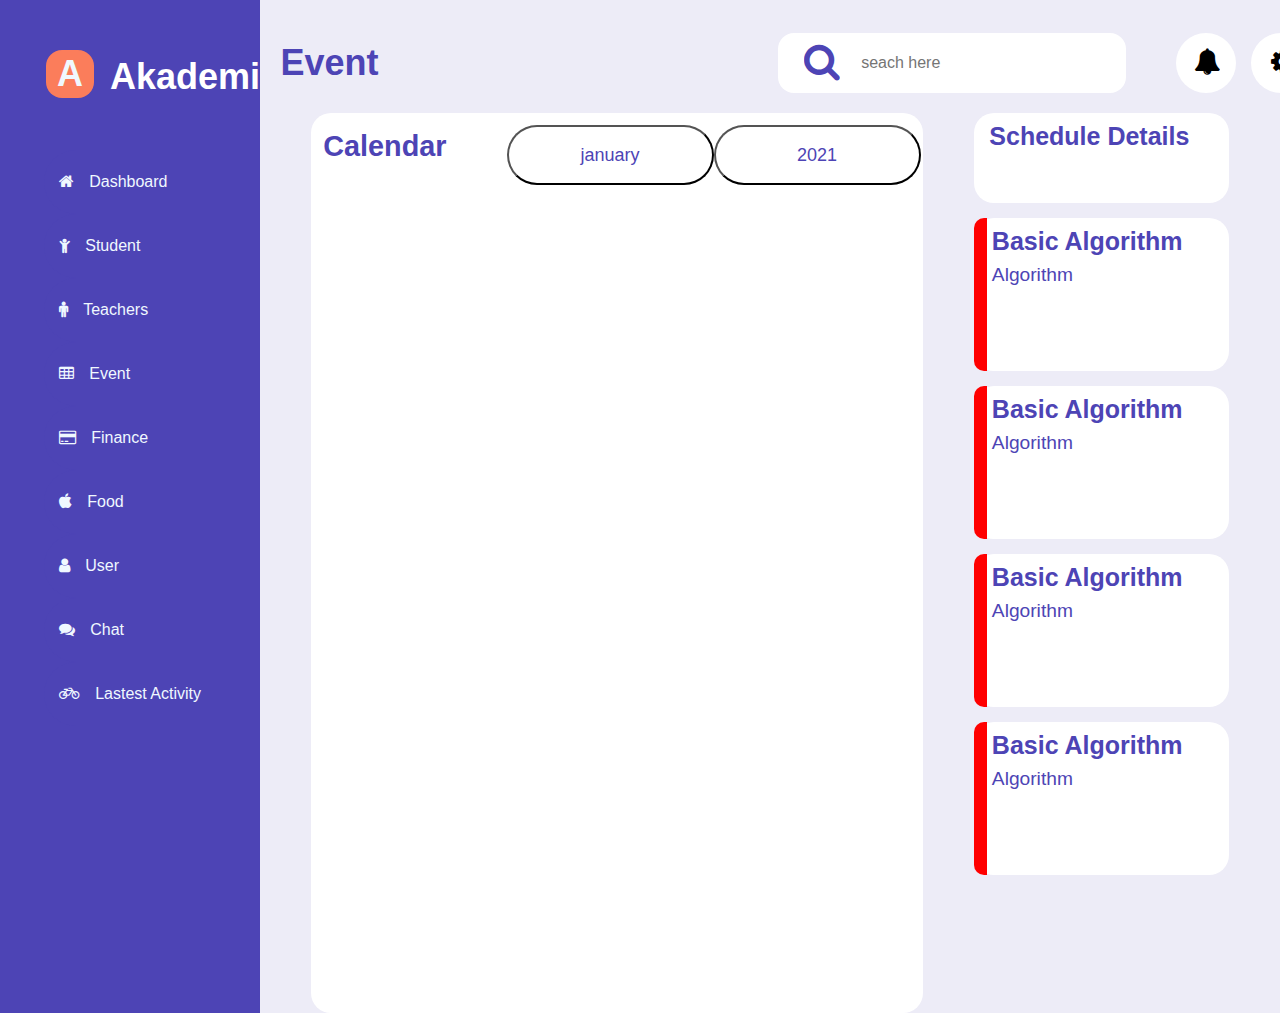
<file: cuoiki/event.html>
<!DOCTYPE html>
<html lang="en">

<head>
    <meta charset="UTF-8">
    <meta name="viewport" content="width=device-width, initial-scale=1.0">
    <link rel="stylesheet" href="finance.css">
    <link rel="stylesheet" href="https://cdnjs.cloudflare.com/ajax/libs/font-awesome/4.7.0/css/font-awesome.min.css">
    <title>akademi-school</title>
</head>

<body>
    <div class="container">
        <div class="leftmenu" style="background-color: #4D44B5;">
            <div class="logo">
                <b class="A">A</b>
                <b class="Ak">Akademi</b>
            </div>
            <div class="list" style="background-color: #4D44B5;">
                <div class="listoption">
                    <a class="page1" href="index.html">
                        <button class="Dashboard">
                            <div class="home"><i class="fa fa-home"></i></div>
                            <p>Dashboard</p>
                        </button>
                    </a>
                    <a href="student.html"><button class="Dashboard">
                            <div class="home"><i class="fa fa-child"></i></div>
                            <p>Student</p>
                        </button>
                    </a>
                    <a href="teacher.html"><button class="Dashboard">
                            <div class="home"><i class="fa fa-male"></i></div>
                            <p>Teachers</p>
                        </button>
                        <a href="event.html"><button class="Dashboard">
                                <div class="home"><i class="fa fa-table"></i></div>
                                <p>Event</p>

                            </button>
                        </a>
                        <a href="fince.html">
                            <button class="Dashboard">
                                <div class="home"><i class="fa fa-credit-card"></i></div>
                                <p>Finance</p>

                            </button>
                        </a>

                        <button class="Dashboard">
                            <div class="home"><i class="fa fa-apple"></i></div>
                            <p>Food</p>

                        </button>
                        <button class="Dashboard">
                            <div class="home"><i class="fa fa-user"></i></div>
                            <p>User</p>

                        </button>
                        <button class="Dashboard">
                            <div class="home"><i class="fa fa-comments"></i></div>
                            <p>Chat</p>

                        </button>
                        <button class="Dashboard">
                            <div class="home"><i class="fa fa-bicycle"></i></div>
                            <p>Lastest Activity</p>

                        </button>
                        <div class="credit">
                            <b class="aftercredit">Akademi - school Admission Dashboard</b>
                            <p>Made with <i class="fa fa-heart"></i> by Phan Tuan <i class="fas fa-smile-wink"></i></p>
                        </div>
                </div>
            </div>
        </div>
        <div class="container-content" style="display: flex; flex-direction: column;">
            <div class="content">
                <div style="display: flex; margin-left: 2%; align-items: center; margin-top: 3.2%;">
                    <div>
                        <h1 style="font-size: 36px;font: sans-serif;">Event</h1>
                    </div>
                    <div style="display: flex;width: 350px;height: 60px; background-color: #FFFFFF;border-radius: 16px; align-items: center; gap: 30px; margin-left: 40%;">
                        <i class="fa fa-search" style="transform: scale(2);margin-left: 10%;"></i>
                        <input type="text"
                            style="width: 300px; border-radius: 0px 40px 40px 0px; height: 60px; font-size: 16px; border: 0;"
                            placeholder="seach here">
                    </div>
                    <div class="inforuser" style="gap: 15px;">
                        <button
                            style="height: 60px;width: 60px;border: hidden; background-color: #FFFFFF;border-radius: 50px;"><i
                                class="fa fa-bell o" style="transform: scale(2);"></i>
                        </button>
                        <button
                            style="height: 60px;width: 60px;border: hidden; background-color: #FFFFFF;border-radius: 50px;"><i
                                class=" fa fa-cog" style="transform: scale(2);"></i>
                        </button>
                        <div>
                            <b>Nabita</b>
                            <p>admin</p>
                        </div>
                        <img src="Placeholder.png" alt="">
                    </div>
                </div>
                <div class="content-main" style="margin-top: 2%;">
                    <div style="width: 60%;margin-left: 5%;background-color: #FFFFFF;border-radius: 20px;">
                        <div style="display: flex; margin-top: 2%;margin-left: 2%;">
                        <h2 >Calendar</h2>
                        <button class="calendar-btn" style="margin-left: 10%;">january</button>
                        <button  class="calendar-btn">2021</button>
                        </div>
                    </div>
                    <div class="Schedule Details" style="margin-left: 5%; margin-right:5% ; width: 25%; height: 100vh; display: flex; gap:15px; flex-direction: column; margin-left: 5%;">
                        <div style="height: 10%;background-color: #FFFFFF; border-radius: 20px;">
                            <h1 style="font-size: 25px; margin-left: 6%; margin-top: 2%;">Schedule Details</h1>
                        </div>
                        <div style="height: 17%; border-radius: 20px; display: flex; background-color: #FFFFFF;">
                            <div style="height: 100%; border-radius: 10px 0px 0px 10px; width: 5%;background-color: red;"></div>
                            <div style="margin-left: 2%; margin-top: 2%;">
                                <h1 style="font-size: 25px;">Basic Algorithm</h1>
                                <p>Algorithm</p>
                            </div>
                            <div>

                            </div>
                        </div>
                        <div style="height: 17%; border-radius: 20px; display: flex; background-color: #FFFFFF;">
                            <div style="height: 100%; border-radius: 10px 0px 0px 10px; width: 5%;background-color: red;"></div>
                            <div style="margin-left: 2%; margin-top: 2%;">
                                <h1 style="font-size: 25px;">Basic Algorithm</h1>
                                <p>Algorithm</p>
                            </div>
                            <div>

                            </div>
                        </div>
                        <div style="height: 17%; border-radius: 20px; display: flex; background-color: #FFFFFF;">
                            <div style="height: 100%; border-radius: 10px 0px 0px 10px; width: 5%;background-color: red;"></div>
                            <div style="margin-left: 2%; margin-top: 2%;">
                                <h1 style="font-size: 25px;">Basic Algorithm</h1>
                                <p>Algorithm</p>
                            </div>
                            <div>

                            </div>
                        </div>
                        <div style="height: 17%; border-radius: 20px; display: flex; background-color: #FFFFFF;">
                            <div style="height: 100%; border-radius: 10px 0px 0px 10px; width: 5%;background-color: red;"></div>
                            <div style="margin-left: 2%; margin-top: 2%;">
                                <h1 style="font-size: 25px;">Basic Algorithm</h1>
                                <p>Algorithm</p>
                            </div>
                            <div>

                            </div>
                        </div>
                        
                    </div>
                </div>
            </div>
        </div>
    </div>

    <script src="./index.js"></script>
</body>

</html>
</file>
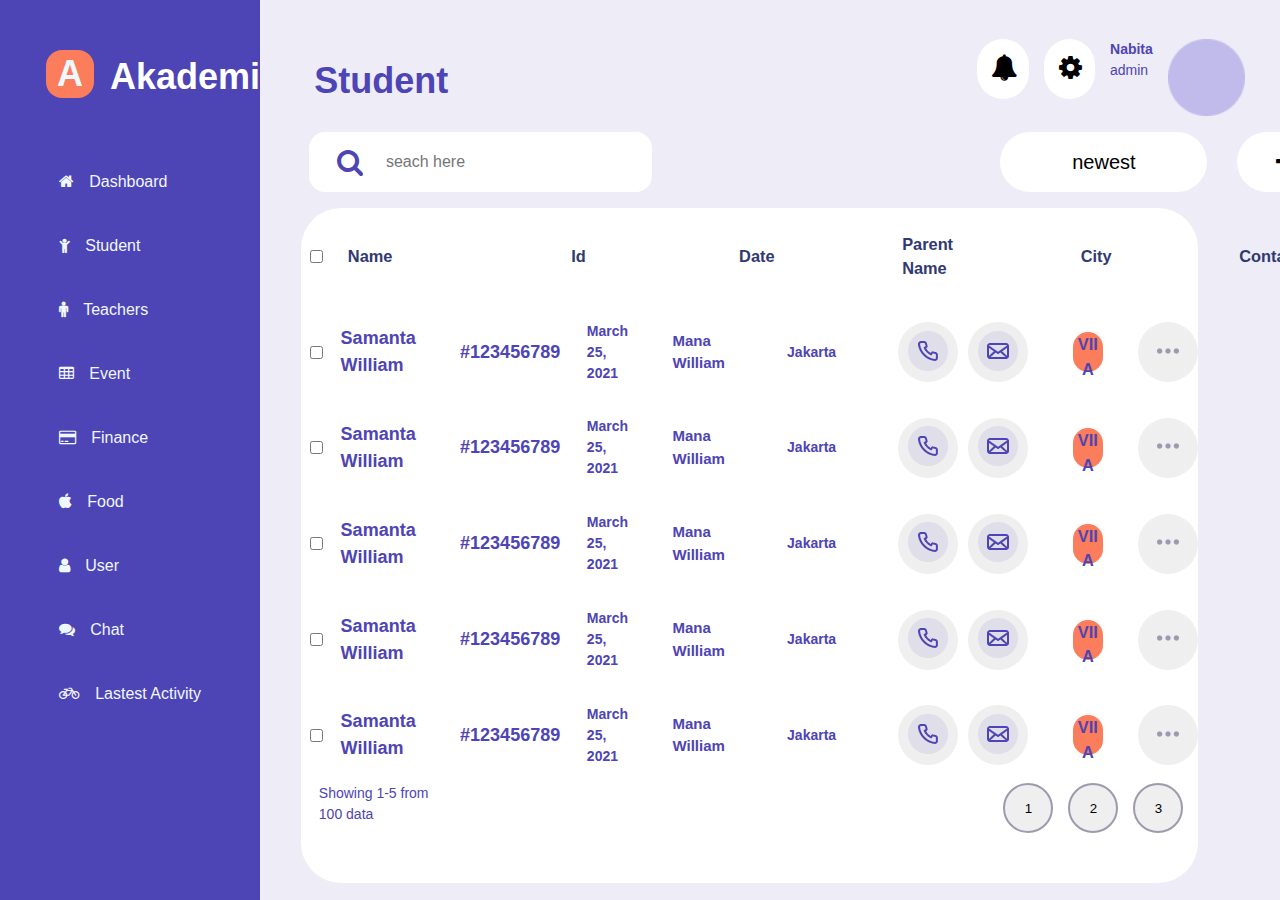
<file: cuoiki/student.html>
<!DOCTYPE html>
<html lang="en">

<head>
    <meta charset="UTF-8">
    <meta name="viewport" content="width=device-width, initial-scale=1.0">
    <link rel="stylesheet" href="student.css">
    <link rel="stylesheet" href="https://cdnjs.cloudflare.com/ajax/libs/font-awesome/4.7.0/css/font-awesome.min.css">
    <title>akademi-school</title>
</head>

<body>
    <div class="container">
        <div class="leftmenu" style="background-color: #4D44B5;">
            <div class="logo">
                <b class="A">A</b>
                <b class="Ak">Akademi</b>
            </div>
            <div class="list" style="background-color: #4D44B5;">
                <div class="listoption">
                    <a class="page1" href="index.html">
                        <button class="Dashboard">
                            <div class="home"><i class="fa fa-home"></i></div>
                            <p>Dashboard</p>
                        </button>
                    </a>
                    <a href="student.html"><button class="Dashboard">
                            <div class="home"><i class="fa fa-child"></i></div>
                            <p>Student</p>
                        </button>
                    </a>
                    <a href="teacher.html"><button class="Dashboard">
                            <div class="home"><i class="fa fa-male"></i></div>
                            <p>Teachers</p>
                        </button>
                        <a href="event.html"><button class="Dashboard">
                                <div class="home"><i class="fa fa-table"></i></div>
                                <p>Event</p>

                            </button>
                        </a>
                        <a href="fince.html">
                            <button class="Dashboard">
                                <div class="home"><i class="fa fa-credit-card"></i></div>
                                <p>Finance</p>

                            </button>
                        </a>

                        <button class="Dashboard">
                            <div class="home"><i class="fa fa-apple"></i></div>
                            <p>Food</p>

                        </button>
                        <button class="Dashboard">
                            <div class="home"><i class="fa fa-user"></i></div>
                            <p>User</p>

                        </button>
                        <button class="Dashboard">
                            <div class="home"><i class="fa fa-comments"></i></div>
                            <p>Chat</p>

                        </button>
                        <button class="Dashboard">
                            <div class="home"><i class="fa fa-bicycle"></i></div>
                            <p>Lastest Activity</p>

                        </button>
                        <div class="credit">
                            <b class="aftercredit">Akademi - school Admission Dashboard</b>
                            <p>Made with <i class="fa fa-heart"></i> by Phan Tuan <i class="fas fa-smile-wink"></i></p>
                        </div>
                </div>
            </div>
        </div>
        <div class="container-content">
            <div class="content">
                <div style="display: flex;margin-left: 5%;">
                    <div>
                        <h1 style="font-size: 36px;font: sans-serif;margin-top: 40%;margin-left: 10%;">Student</h1>
                    </div>
                    <div class="inforuser" style="gap: 15px;">
                        <button
                            style="height: 60px;width: 60px;border: hidden; background-color: #FFFFFF;border-radius: 50px;"><i
                                class="fa fa-bell o" style="transform: scale(2);"></i>
                        </button>
                        <button
                            style="height: 60px;width: 60px;border: hidden; background-color: #FFFFFF;border-radius: 50px;"><i
                                class=" fa fa-cog" style="transform: scale(2);"></i>
                        </button>
                        <div>
                            <b>Nabita</b>
                            <p> admin</p>
                        </div>
                        <img src="Placeholder.png" alt="">
                    </div>
                </div>

                <div style="display: flex; margin-top: 3%;margin-left: 5%;">
                    <div
                        style="display: flex;width: 350px;height: 60px; background-color: #FFFFFF;border-radius: 16px; align-items: center; gap: 30px; margin-left: 1%;">
                        <i class="fa fa-search" style="transform: scale(2);margin-left: 10%;"></i>
                        <input type="text"
                            style="width: 300px; border-radius: 0px 40px 40px 0px; height: 60px; font-size: 16px;border: 0;"
                            placeholder="seach here">
                    </div>
                    <div style="display: flex; margin-left: 45%; gap: 30px;">
                        <a href="" style="height: 60px; width: 207px;"><button class="btn-add-student"
                                style="width: 100%; height: 100%;">newest <i class=""></i></button></a>
                        <a href="" style="height: 60px; width: 207px;"><button class="btn-add-student"
                                style="width: 100%; height: 100%;"><i class="fa fa-plus"></i> new student</button></a>
                    </div>
                </div>
                <div class="student-board"
                    style="flex-direction: column; display: flex; margin-left: 5%;margin-top: 2%; width: 110%; height: 75vh; background-color: #FFFFFF;border-radius: 40px;">
                    <div
                        style="display: flex;gap: 25px; margin-left: 1%;align-items: center;color: #303972;width: 95vh;;height: 15%;">
                        <input type="checkbox">
                        <h3>Name</h3>
                        <h3 style="width: auto;margin-left: 18%;">Id</h3>
                        <h3 style="width: auto;margin-left: 15%;">Date</h3>
                        <h3 style="width: auto;margin-left: 12%;">Parent Name</h3>
                        <h3 style="width: auto;margin-left: 12%;">City</h3>
                        <h3 style="width: auto;margin-left: 12%;">Contact</h3>
                        <h3 style="width: auto;margin-left: 12%;">Grade</h3>
                        <h3 style="width: auto;margin-left: 7%;">Action</h3>
                    </div>
                    <div style="display: flex;margin-left: 1%;height: 15%;border: 0 2px 0 2px solid #A098AE;align-items: center;">
                        <input type="checkbox">
                        <h3 style="width: auto;margin-left: 2%;font-size: 18px;">Samanta William</h3>
                        <h3 style="width: auto;margin-left: 5%;font-size: 18px;">#123456789</h3>
                        <h3 style="width: auto;margin-left: 3%;font-size: 14px">March 25, 2021</h3>
                        <h3 style="width: auto;margin-left: 5%;font-size: 15px;">Mana William</h3>
                        <h3 style="width: auto;margin-left: 7%;font-size: 14px;">Jakarta</h3>
                        <h3 style="width: auto;gap: 10px; display:flex;margin-left: 7%;"><button class="img-btn"><img src="Phone.png" alt=""></button><button class="img-btn"><img src="Mail.png" alt=""></button></h3>
                        <h3 style="width: 80px;height: 40px;border-radius: 40px;text-align: center;background-color: #FB7D5B; margin-left: 5%;">VII A</h3>
                        <h3 style="width: auto;margin-left: 4%;"><button class="img-btn"><img src="Dots.png" alt=""></button></h3>
                    </div>
                    <div style="display: flex;margin-left: 1%;height: 15%;border: 0 2px 0 2px solid #A098AE;align-items: center;">
                        <input type="checkbox">
                        <h3 style="width: auto;margin-left: 2%;font-size: 18px;">Samanta William</h3>
                        <h3 style="width: auto;margin-left: 5%;font-size: 18px;">#123456789</h3>
                        <h3 style="width: auto;margin-left: 3%;font-size: 14px">March 25, 2021</h3>
                        <h3 style="width: auto;margin-left: 5%;font-size: 15px;">Mana William</h3>
                        <h3 style="width: auto;margin-left: 7%;font-size: 14px;">Jakarta</h3>
                        <h3 style="width: auto;gap: 10px; display:flex;margin-left: 7%;"><button class="img-btn"><img src="Phone.png" alt=""></button><button class="img-btn"><img src="Mail.png" alt=""></button></h3>
                        <h3 style="width: 80px;height: 40px;border-radius: 40px;text-align: center;background-color: #FB7D5B; margin-left: 5%;">VII A</h3>
                        <h3 style="width: auto;margin-left: 4%;"><button class="img-btn"><img src="Dots.png" alt=""></button></h3>
                    </div>
                    <div style="display: flex;margin-left: 1%;height: 15%;border: 0 2px 0 2px solid #A098AE;align-items: center;">
                        <input type="checkbox">
                        <h3 style="width: auto;margin-left: 2%;font-size: 18px;">Samanta William</h3>
                        <h3 style="width: auto;margin-left: 5%;font-size: 18px;">#123456789</h3>
                        <h3 style="width: auto;margin-left: 3%;font-size: 14px">March 25, 2021</h3>
                        <h3 style="width: auto;margin-left: 5%;font-size: 15px;">Mana William</h3>
                        <h3 style="width: auto;margin-left: 7%;font-size: 14px;">Jakarta</h3>
                        <h3 style="width: auto;gap: 10px; display:flex;margin-left: 7%;"><button class="img-btn"><img src="Phone.png" alt=""></button><button class="img-btn"><img src="Mail.png" alt=""></button></h3>
                        <h3 style="width: 80px;height: 40px;border-radius: 40px;text-align: center;background-color: #FB7D5B; margin-left: 5%;">VII A</h3>
                        <h3 style="width: auto;margin-left: 4%;"><button class="img-btn"><img src="Dots.png" alt=""></button></h3>
                    </div>
                    <div style="display: flex;margin-left: 1%;height: 15%;border: 0 2px 0 2px solid #A098AE;align-items: center;">
                        <input type="checkbox">
                        <h3 style="width: auto;margin-left: 2%;font-size: 18px;">Samanta William</h3>
                        <h3 style="width: auto;margin-left: 5%;font-size: 18px;">#123456789</h3>
                        <h3 style="width: auto;margin-left: 3%;font-size: 14px">March 25, 2021</h3>
                        <h3 style="width: auto;margin-left: 5%;font-size: 15px;">Mana William</h3>
                        <h3 style="width: auto;margin-left: 7%;font-size: 14px;">Jakarta</h3>
                        <h3 style="width: auto;gap: 10px; display:flex;margin-left: 7%;"><button class="img-btn"><img src="Phone.png" alt=""></button><button class="img-btn"><img src="Mail.png" alt=""></button></h3>
                        <h3 style="width: 80px;height: 40px;border-radius: 40px;text-align: center;background-color: #FB7D5B; margin-left: 5%;">VII A</h3>
                        <h3 style="width: auto;margin-left: 4%;"><button class="img-btn"><img src="Dots.png" alt=""></button></h3>
                    </div>
                    <div style="display: flex;margin-left: 1%;height: 15%;border: 0 2px 0 2px solid #A098AE;align-items: center;">
                        <input type="checkbox">
                        <h3 style="width: auto;margin-left: 2%;font-size: 18px;">Samanta William</h3>
                        <h3 style="width: auto;margin-left: 5%;font-size: 18px;">#123456789</h3>
                        <h3 style="width: auto;margin-left: 3%;font-size: 14px">March 25, 2021</h3>
                        <h3 style="width: auto;margin-left: 5%;font-size: 15px;">Mana William</h3>
                        <h3 style="width: auto;margin-left: 7%;font-size: 14px;">Jakarta</h3>
                        <h3 style="width: auto;gap: 10px; display:flex;margin-left: 7%;"><button class="img-btn"><img src="Phone.png" alt=""></button><button class="img-btn"><img src="Mail.png" alt=""></button></h3>
                        <h3 style="width: 80px;height: 40px;border-radius: 40px;text-align: center;background-color: #FB7D5B; margin-left: 5%;">VII A</h3>
                        <h3 style="width: auto;margin-left: 4%;"><button class="img-btn"><img src="Dots.png" alt=""></button></h3>
                    </div>
                    <div style="display: flex;gap: 50px;">
                        <div style="margin-left: 2%;">
                            <p>Showing 1-5 from 100 data</p>
                        </div>
                        <div style="display: flex; margin-left: 55%;gap: 15px;margin-bottom: 50px;">
                            <i></i>
                            <button class="page">1</button>
                            <button class="page">2</button>
                            <button class="page">3</button>
                            <i></i>
                        </div>
                    </div>
                </div>

            </div>
        </div>
    </div>

    <script src="./index.js"></script>
</body>

</html>
</file>
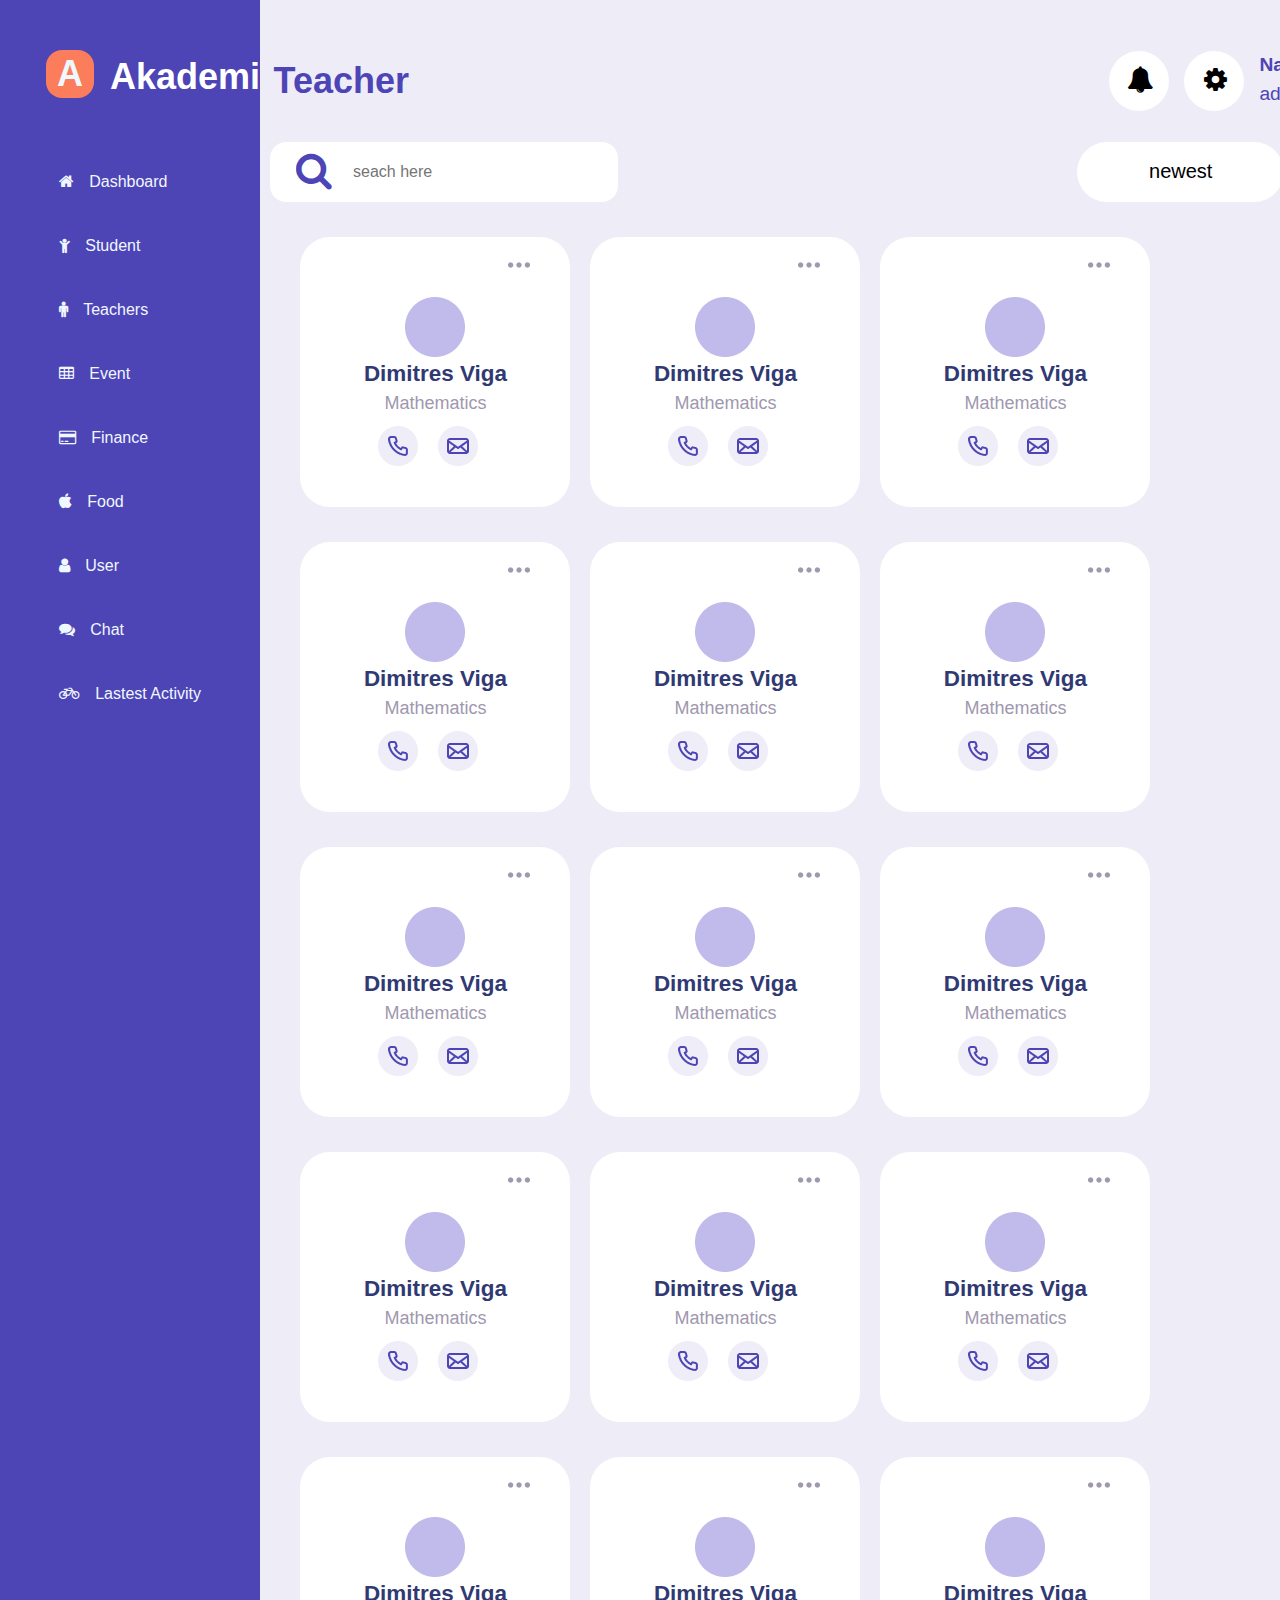
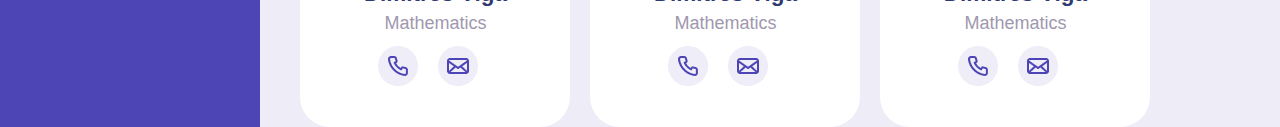
<file: cuoiki/teacher.html>
<!DOCTYPE html>
<html lang="en">

<head>
    <meta charset="UTF-8">
    <meta name="viewport" content="width=device-width, initial-scale=1.0">
    <link rel="stylesheet" href="teacher.css">
    <link rel="stylesheet" href="https://cdnjs.cloudflare.com/ajax/libs/font-awesome/4.7.0/css/font-awesome.min.css">
    <title>akademi-school</title>
</head>

<body>
    <div class="container">
        <div class="leftmenu" style="background-color: #4D44B5;">
            <div class="logo">
                <b class="A">A</b>
                <b class="Ak">Akademi</b>
            </div>
            <div class="list" style="background-color: #4D44B5;">
                <div class="listoption">
                    <a class="page1" href="index.html">
                        <button class="Dashboard">
                            <div class="home"><i class="fa fa-home"></i></div>
                            <p>Dashboard</p>
                        </button>
                    </a>
                    <a href="student.html"><button class="Dashboard">
                            <div class="home"><i class="fa fa-child"></i></div>
                            <p>Student</p>
                        </button>
                    </a>
                    <a href="teacher.html"><button class="Dashboard">
                            <div class="home"><i class="fa fa-male"></i></div>
                            <p>Teachers</p>
                        </button>
                        <a href="event.html"><button class="Dashboard">
                                <div class="home"><i class="fa fa-table"></i></div>
                                <p>Event</p>

                            </button>
                        </a>
                        <a href="fince.html">
                            <button class="Dashboard">
                                <div class="home"><i class="fa fa-credit-card"></i></div>
                                <p>Finance</p>

                            </button>
                        </a>

                        <button class="Dashboard">
                            <div class="home"><i class="fa fa-apple"></i></div>
                            <p>Food</p>

                        </button>
                        <button class="Dashboard">
                            <div class="home"><i class="fa fa-user"></i></div>
                            <p>User</p>

                        </button>
                        <button class="Dashboard">
                            <div class="home"><i class="fa fa-comments"></i></div>
                            <p>Chat</p>

                        </button>
                        <button class="Dashboard">
                            <div class="home"><i class="fa fa-bicycle"></i></div>
                            <p>Lastest Activity</p>

                        </button>
                        <div class="credit">
                            <b class="aftercredit">Akademi - school Admission Dashboard</b>
                            <p>Made with <i class="fa fa-heart"></i> by Phan Tuan <i class="fas fa-smile-wink"></i></p>
                        </div>
                </div>
            </div>
        </div>
        <div class="container-content">
            <div class="content">
                <div style="display: flex;">
                    <div>
                        <h1 style="font-size: 36px;font: sans-serif;margin-top: 40%;margin-left: 10%;">Teacher</h1>
                    </div>
                    <div class="inforuser" style="gap: 15px;">
                        <button
                            style="height: 60px;width: 60px;border: hidden; background-color: #FFFFFF;border-radius: 50px;"><i
                                class="fa fa-bell o" style="transform: scale(2);"></i>
                        </button>
                        <button
                            style="height: 60px;width: 60px;border: hidden; background-color: #FFFFFF;border-radius: 50px;"><i
                                class=" fa fa-cog" style="transform: scale(2);"></i>
                        </button>
                        <div>
                            <b>Nabita</b>
                            <p> admin</p>
                        </div>
                        <img src="Placeholder.png" alt="">
                    </div>
                </div>

                <div style="display: flex; margin-top: 3%;">
                    <div
                        style="display: flex;width: 350px;height: 60px; background-color: #FFFFFF;border-radius: 16px; align-items: center; gap: 30px; margin-left: 1%;">
                        <i class="fa fa-search" style="transform: scale(2);margin-left: 10%;"></i>
                        <input type="text"
                            style="width: 300px; border-radius: 0px 40px 40px 0px; height: 60px; font-size: 16px;border: 0;"
                            placeholder="seach here">
                    </div>
                    <div style="display: flex; margin-left: 45%; gap: 30px;">
                        <a href="" style="height: 60px; width: 207px;"><button class="btn-add-student"
                                style="width: 100%; height: 100%;">newest <i class=""></i></button></a>
                        <a href="" style="height: 60px; width: 207px;"><button class="btn-add-student"
                                style="width: 100%; height: 100%;"><i class="fa fa-plus"></i> new student</button></a>
                    </div>
                </div>
                <div class="student-board" style="margin-left: 2%;">
                    <div style="display: flex;flex-direction: row;flex-wrap: wrap;width: 100%;height: 80%;">
                        <div style="width: 30vh; height: 30vh;background-color: #FFFFFF; margin-left: 2%; margin-top: 35px;border-radius: 30px;">
                            <div>
                                <div style="margin-left: 70%;"><button class="img-btn"><img src="Dots.png" alt=""></button></div>
                                <div style="display: flex;flex-direction: column;align-items: center;">
                                    <img src="Placeholder.png" alt="">
                                    <h3 style="color: #303972;">Dimitres Viga</h3>
                                    <p style="color: #A098AE;font-size: 18px;">Mathematics</p>
                                </div>
                                <div style="display: flex;margin-left: 25%;"><button class="img-btn"><img src="Phone.png" alt=""></button><button class="img-btn"><img src="Mail.png" alt=""></button></div>
                            </div>
                           
                        </div>
                        <div style="width: 30vh; height: 30vh;background-color: #FFFFFF; margin-left: 2%; margin-top: 35px;border-radius: 30px;">
                            <div>
                                <div style="margin-left: 70%;"><button class="img-btn"><img src="Dots.png" alt=""></button></div>
                                <div style="display: flex;flex-direction: column;align-items: center;">
                                    <img src="Placeholder.png" alt="">
                                    <h3 style="color: #303972;">Dimitres Viga</h3>
                                    <p style="color: #A098AE;font-size: 18px;">Mathematics</p>
                                </div>
                                <div style="display: flex;margin-left: 25%;"><button class="img-btn"><img src="Phone.png" alt=""></button><button class="img-btn"><img src="Mail.png" alt=""></button></div>
                            </div>
                           
                        </div>
                        <div style="width: 30vh; height: 30vh;background-color: #FFFFFF; margin-left: 2%; margin-top: 35px;border-radius: 30px;">
                            <div>
                                <div style="margin-left: 70%;"><button class="img-btn"><img src="Dots.png" alt=""></button></div>
                                <div style="display: flex;flex-direction: column;align-items: center;">
                                    <img src="Placeholder.png" alt="">
                                    <h3 style="color: #303972;">Dimitres Viga</h3>
                                    <p style="color: #A098AE;font-size: 18px;">Mathematics</p>
                                </div>
                                <div style="display: flex;margin-left: 25%;"><button class="img-btn"><img src="Phone.png" alt=""></button><button class="img-btn"><img src="Mail.png" alt=""></button></div>
                            </div>
                           
                        </div>
                        <div style="width: 30vh; height: 30vh;background-color: #FFFFFF; margin-left: 2%; margin-top: 35px;border-radius: 30px;">
                            <div>
                                <div style="margin-left: 70%;"><button class="img-btn"><img src="Dots.png" alt=""></button></div>
                                <div style="display: flex;flex-direction: column;align-items: center;">
                                    <img src="Placeholder.png" alt="">
                                    <h3 style="color: #303972;">Dimitres Viga</h3>
                                    <p style="color: #A098AE;font-size: 18px;">Mathematics</p>
                                </div>
                                <div style="display: flex;margin-left: 25%;"><button class="img-btn"><img src="Phone.png" alt=""></button><button class="img-btn"><img src="Mail.png" alt=""></button></div>
                            </div>
                           
                        </div>
                        <div style="width: 30vh; height: 30vh;background-color: #FFFFFF; margin-left: 2%; margin-top: 35px;border-radius: 30px;">
                            <div>
                                <div style="margin-left: 70%;"><button class="img-btn"><img src="Dots.png" alt=""></button></div>
                                <div style="display: flex;flex-direction: column;align-items: center;">
                                    <img src="Placeholder.png" alt="">
                                    <h3 style="color: #303972;">Dimitres Viga</h3>
                                    <p style="color: #A098AE;font-size: 18px;">Mathematics</p>
                                </div>
                                <div style="display: flex;margin-left: 25%;"><button class="img-btn"><img src="Phone.png" alt=""></button><button class="img-btn"><img src="Mail.png" alt=""></button></div>
                            </div>
                           
                        </div>
                        <div style="width: 30vh; height: 30vh;background-color: #FFFFFF; margin-left: 2%; margin-top: 35px;border-radius: 30px;">
                            <div>
                                <div style="margin-left: 70%;"><button class="img-btn"><img src="Dots.png" alt=""></button></div>
                                <div style="display: flex;flex-direction: column;align-items: center;">
                                    <img src="Placeholder.png" alt="">
                                    <h3 style="color: #303972;">Dimitres Viga</h3>
                                    <p style="color: #A098AE;font-size: 18px;">Mathematics</p>
                                </div>
                                <div style="display: flex;margin-left: 25%;"><button class="img-btn"><img src="Phone.png" alt=""></button><button class="img-btn"><img src="Mail.png" alt=""></button></div>
                            </div>
                           
                        </div>
                        <div style="width: 30vh; height: 30vh;background-color: #FFFFFF; margin-left: 2%; margin-top: 35px;border-radius: 30px;">
                            <div>
                                <div style="margin-left: 70%;"><button class="img-btn"><img src="Dots.png" alt=""></button></div>
                                <div style="display: flex;flex-direction: column;align-items: center;">
                                    <img src="Placeholder.png" alt="">
                                    <h3 style="color: #303972;">Dimitres Viga</h3>
                                    <p style="color: #A098AE;font-size: 18px;">Mathematics</p>
                                </div>
                                <div style="display: flex;margin-left: 25%;"><button class="img-btn"><img src="Phone.png" alt=""></button><button class="img-btn"><img src="Mail.png" alt=""></button></div>
                            </div>
                           
                        </div>
                        <div style="width: 30vh; height: 30vh;background-color: #FFFFFF; margin-left: 2%; margin-top: 35px;border-radius: 30px;">
                            <div>
                                <div style="margin-left: 70%;"><button class="img-btn"><img src="Dots.png" alt=""></button></div>
                                <div style="display: flex;flex-direction: column;align-items: center;">
                                    <img src="Placeholder.png" alt="">
                                    <h3 style="color: #303972;">Dimitres Viga</h3>
                                    <p style="color: #A098AE;font-size: 18px;">Mathematics</p>
                                </div>
                                <div style="display: flex;margin-left: 25%;"><button class="img-btn"><img src="Phone.png" alt=""></button><button class="img-btn"><img src="Mail.png" alt=""></button></div>
                            </div>
                           
                        </div>
                        <div style="width: 30vh; height: 30vh;background-color: #FFFFFF; margin-left: 2%; margin-top: 35px;border-radius: 30px;">
                            <div>
                                <div style="margin-left: 70%;"><button class="img-btn"><img src="Dots.png" alt=""></button></div>
                                <div style="display: flex;flex-direction: column;align-items: center;">
                                    <img src="Placeholder.png" alt="">
                                    <h3 style="color: #303972;">Dimitres Viga</h3>
                                    <p style="color: #A098AE;font-size: 18px;">Mathematics</p>
                                </div>
                                <div style="display: flex;margin-left: 25%;"><button class="img-btn"><img src="Phone.png" alt=""></button><button class="img-btn"><img src="Mail.png" alt=""></button></div>
                            </div>
                           
                        </div>
                        <div style="width: 30vh; height: 30vh;background-color: #FFFFFF; margin-left: 2%; margin-top: 35px;border-radius: 30px;">
                            <div>
                                <div style="margin-left: 70%;"><button class="img-btn"><img src="Dots.png" alt=""></button></div>
                                <div style="display: flex;flex-direction: column;align-items: center;">
                                    <img src="Placeholder.png" alt="">
                                    <h3 style="color: #303972;">Dimitres Viga</h3>
                                    <p style="color: #A098AE;font-size: 18px;">Mathematics</p>
                                </div>
                                <div style="display: flex;margin-left: 25%;"><button class="img-btn"><img src="Phone.png" alt=""></button><button class="img-btn"><img src="Mail.png" alt=""></button></div>
                            </div>
                           
                        </div>
                        <div style="width: 30vh; height: 30vh;background-color: #FFFFFF; margin-left: 2%; margin-top: 35px;border-radius: 30px;">
                            <div>
                                <div style="margin-left: 70%;"><button class="img-btn"><img src="Dots.png" alt=""></button></div>
                                <div style="display: flex;flex-direction: column;align-items: center;">
                                    <img src="Placeholder.png" alt="">
                                    <h3 style="color: #303972;">Dimitres Viga</h3>
                                    <p style="color: #A098AE;font-size: 18px;">Mathematics</p>
                                </div>
                                <div style="display: flex;margin-left: 25%;"><button class="img-btn"><img src="Phone.png" alt=""></button><button class="img-btn"><img src="Mail.png" alt=""></button></div>
                            </div>
                           
                        </div>
                        <div style="width: 30vh; height: 30vh;background-color: #FFFFFF; margin-left: 2%; margin-top: 35px;border-radius: 30px;">
                            <div>
                                <div style="margin-left: 70%;"><button class="img-btn"><img src="Dots.png" alt=""></button></div>
                                <div style="display: flex;flex-direction: column;align-items: center;">
                                    <img src="Placeholder.png" alt="">
                                    <h3 style="color: #303972;">Dimitres Viga</h3>
                                    <p style="color: #A098AE;font-size: 18px;">Mathematics</p>
                                </div>
                                <div style="display: flex;margin-left: 25%;"><button class="img-btn"><img src="Phone.png" alt=""></button><button class="img-btn"><img src="Mail.png" alt=""></button></div>
                            </div>
                           
                        </div>
                        <div style="width: 30vh; height: 30vh;background-color: #FFFFFF; margin-left: 2%; margin-top: 35px;border-radius: 30px;">
                            <div>
                                <div style="margin-left: 70%;"><button class="img-btn"><img src="Dots.png" alt=""></button></div>
                                <div style="display: flex;flex-direction: column;align-items: center;">
                                    <img src="Placeholder.png" alt="">
                                    <h3 style="color: #303972;">Dimitres Viga</h3>
                                    <p style="color: #A098AE;font-size: 18px;">Mathematics</p>
                                </div>
                                <div style="display: flex;margin-left: 25%;"><button class="img-btn"><img src="Phone.png" alt=""></button><button class="img-btn"><img src="Mail.png" alt=""></button></div>
                            </div>
                           
                        </div>
                        <div style="width: 30vh; height: 30vh;background-color: #FFFFFF; margin-left: 2%; margin-top: 35px;border-radius: 30px;">
                            <div>
                                <div style="margin-left: 70%;"><button class="img-btn"><img src="Dots.png" alt=""></button></div>
                                <div style="display: flex;flex-direction: column;align-items: center;">
                                    <img src="Placeholder.png" alt="">
                                    <h3 style="color: #303972;">Dimitres Viga</h3>
                                    <p style="color: #A098AE;font-size: 18px;">Mathematics</p>
                                </div>
                                <div style="display: flex;margin-left: 25%;"><button class="img-btn"><img src="Phone.png" alt=""></button><button class="img-btn"><img src="Mail.png" alt=""></button></div>
                            </div>
                           
                        </div>
                        <div style="width: 30vh; height: 30vh;background-color: #FFFFFF; margin-left: 2%; margin-top: 35px;border-radius: 30px;">
                            <div>
                                <div style="margin-left: 70%;"><button class="img-btn"><img src="Dots.png" alt=""></button></div>
                                <div style="display: flex;flex-direction: column;align-items: center;">
                                    <img src="Placeholder.png" alt="">
                                    <h3 style="color: #303972;">Dimitres Viga</h3>
                                    <p style="color: #A098AE;font-size: 18px;">Mathematics</p>
                                </div>
                                <div style="display: flex;margin-left: 25%;"><button class="img-btn"><img src="Phone.png" alt=""></button><button class="img-btn"><img src="Mail.png" alt=""></button></div>
                            </div>
                           
                        </div>
                        
                        
                    </div>
                </div>

            </div>
        </div>
    </div>

    <script src="./index.js"></script>
</body>

</html>
</file>
<file: cuoiki/finance.css>
* {
    margin: 0;
    padding: 0;
    box-sizing: border-box;
}

.container {
    display: flex;
    width: 100vw;
    margin: 0;
    min-height: 100vh;
    font: 1.2rem Roboto, sans-serif;
    line-height: 1.5;
    color: #4D44B5;
}

.leftmenu {
    flex: 0.25;
    background-color: #4D44B5;
}

.logo {
    display: flex;
    color: aliceblue;
    margin-top: 50px;
    border-radius: 16px;
    margin-left: 46px;
    gap: 16px;

}

.A {
    display: block;
    text-align: center;
    font-size: 36px;
    cursor: pointer;
    background: #FB7D5B;
    width: 48px;
    height: 48px;
    display: flex;
    align-items: center;
    justify-content: center;
    border-radius: 16px;
}

.Ak {
    font-size: 36px;
    color: #FFFFFF;
    cursor: pointer;
}

.listoption {
    margin-left: auto;
    width: 83%;
}

.list {
    margin-top: 46px;
}

.Dashboard{
    width: 100%;
    border: 0;
    cursor: pointer;
    gap: 15px;
    display: flex;
    height: 64px;
    padding: 15px;
    border-radius: 999em 40px 40px 999em;
    background: #4D44B5;
    color: aliceblue;
    font-size: medium;
    flex-direction: center;
    align-items: center;
}

.Dashboard:hover {
    background: aliceblue;
    color: #4D44B5;
    transition: 0.8s;
}

a{
    text-decoration: none;
}
.Dashboard:active {

    background: aliceblue;
    color: #4D44B5;
    transition: 0.8s;
}
button :hover{
    cursor: pointer;
}
.container-content {
    display: flex;
    background-color: #4D44B51A;
    flex: 1;
}
.content{
    width: 100%;
}
.inforuser{
    display: flex;
    align-items: center;
    margin-left: 5%;
}
.content-main{
    display: flex  ;
}
.calendar-btn {
    background-color: #FFFFFF;
    color: #4D44B5;
    height: 60px;
    width: 207px;
    border-radius: 40px;
    font-size: 18px;
    
}
.calendar-btn:hover{
    background-color: #4D44B5;
    color: #FFFFFF;
}
.page5{
    width: 50px;
    height: 50px;
    border-radius: 50px;
    border: 2px solid #A098AE;

}
</file>
<file: cuoiki/student.css>
* {
    margin: 0;
    padding: 0;
    box-sizing: border-box;
}

.container {
    display: flex;
    width: 100vw;
    margin: 0;
    min-height: 100vh;
    font: 1.2rem Roboto, sans-serif;
    font-size: 14px;
    line-height: 1.5;
    color: #4D44B5;
}

.leftmenu {
    flex: 0.25;
    background-color: #4D44B5;
}

.logo {
    display: flex;
    color: aliceblue;
    margin-top: 50px;
    border-radius: 16px;
    margin-left: 46px;
    gap: 16px;

}
.page{
    width: 50px;
    height: 50px;
    border-radius: 50px;
    border: 2px solid #A098AE;

}
.A {
    display: block;
    text-align: center;
    font-size: 36px;
    cursor: pointer;
    background: #FB7D5B;
    width: 48px;
    height: 48px;
    display: flex;
    align-items: center;
    justify-content: center;
    border-radius: 16px;
}

.Ak {
    font-size: 36px;
    color: #FFFFFF;
    cursor: pointer;
}

.listoption {
    margin-left: auto;
    width: 83%;
}

.list {
    margin-top: 46px;
}

.Dashboard{
    width: 100%;
    border: 0;
    cursor: pointer;
    gap: 15px;
    display: flex;
    height: 64px;
    padding: 15px;
    border-radius: 999em 40px 40px 999em;
    background: #4D44B5;
    color: aliceblue;
    font-size: medium;
    flex-direction: center;
    align-items: center;
}

.Dashboard:hover {
    background: aliceblue;
    color: #4D44B5;
    transition: 0.8s;
}

a{
    text-decoration: none;
}
.Dashboard:active {

    background: aliceblue;
    color: #4D44B5;
    transition: 0.8s;
}
button :hover{
    cursor: pointer;
}
.container-content {
    display: flex;
    background-color: #4D44B51A;
    flex: 1;
}
.content{
    width: 80%;
}
.img-btn{
    border: 0 solid #FFFFFF;
    border-radius: 50px;
    width: 60px;
    height: 60px;
}
.inforuser{
    display: flex;
    margin-top: 5%;
    margin-left: 70%;
}
.btn-add-student{
    background-color: #FFFFFF;
    font-size: 20px;
    border-radius: 40px;
    border: none;

}
input:hover{
    cursor: pointer;
}
.btn-add-student:hover{
    background-color: #4D44B5;
}
button:hover{
    background-color: #4D44B5;
}
</file>
<file: cuoiki/teacher.css>
* {
    margin: 0;
    padding: 0;
    box-sizing: border-box;
}

.container {
    display: flex;
    width: 100vw;
    margin: 0;
    min-height: 100vh;
    font: 1.2rem Roboto, sans-serif;
    line-height: 1.5;
    color: #4D44B5;
}

.leftmenu {
    flex: 0.25;
    background-color: #4D44B5;
}

.logo {
    display: flex;
    color: aliceblue;
    margin-top: 50px;
    border-radius: 16px;
    margin-left: 46px;
    gap: 16px;

}

.A {
    display: block;
    text-align: center;
    font-size: 36px;
    cursor: pointer;
    background: #FB7D5B;
    width: 48px;
    height: 48px;
    display: flex;
    align-items: center;
    justify-content: center;
    border-radius: 16px;
}

.Ak {
    font-size: 36px;
    color: #FFFFFF;
    cursor: pointer;
}

.listoption {
    margin-left: auto;
    width: 83%;
}

.list {
    margin-top: 46px;
}

.Dashboard{
    width: 100%;
    border: 0;
    cursor: pointer;
    gap: 15px;
    display: flex;
    height: 64px;
    padding: 15px;
    border-radius: 999em 40px 40px 999em;
    background: #4D44B5;
    color: aliceblue;
    font-size: medium;
    flex-direction: center;
    align-items: center;
}

.Dashboard:hover {
    background: aliceblue;
    color: #4D44B5;
    transition: 0.8s;
}

a{
    text-decoration: none;
}
.Dashboard:active {

    background: aliceblue;
    color: #4D44B5;
    transition: 0.8s;
}
button :hover{
    cursor: pointer;
}
.container-content {
    display: flex;
    background-color: #4D44B51A;
    flex: 1;
}
.content{
    width: 100%;
}
.img-btn{
    border: 0 solid #FFFFFF;
    border-radius: 50px;
    width: 60px;
    height: 60px;
    background-color: #FFFFFF;

}
.inforuser{
    display: flex;
    margin-top: 5%;
    margin-left: 70%;
}
.btn-add-student{
    background-color: #FFFFFF;
    font-size: 20px;
    border-radius: 40px;
    border: none;
}
.btn-add-student:hover{
    background-color: #4D44B5;
    color:#FFFFFF;
}
</file>
